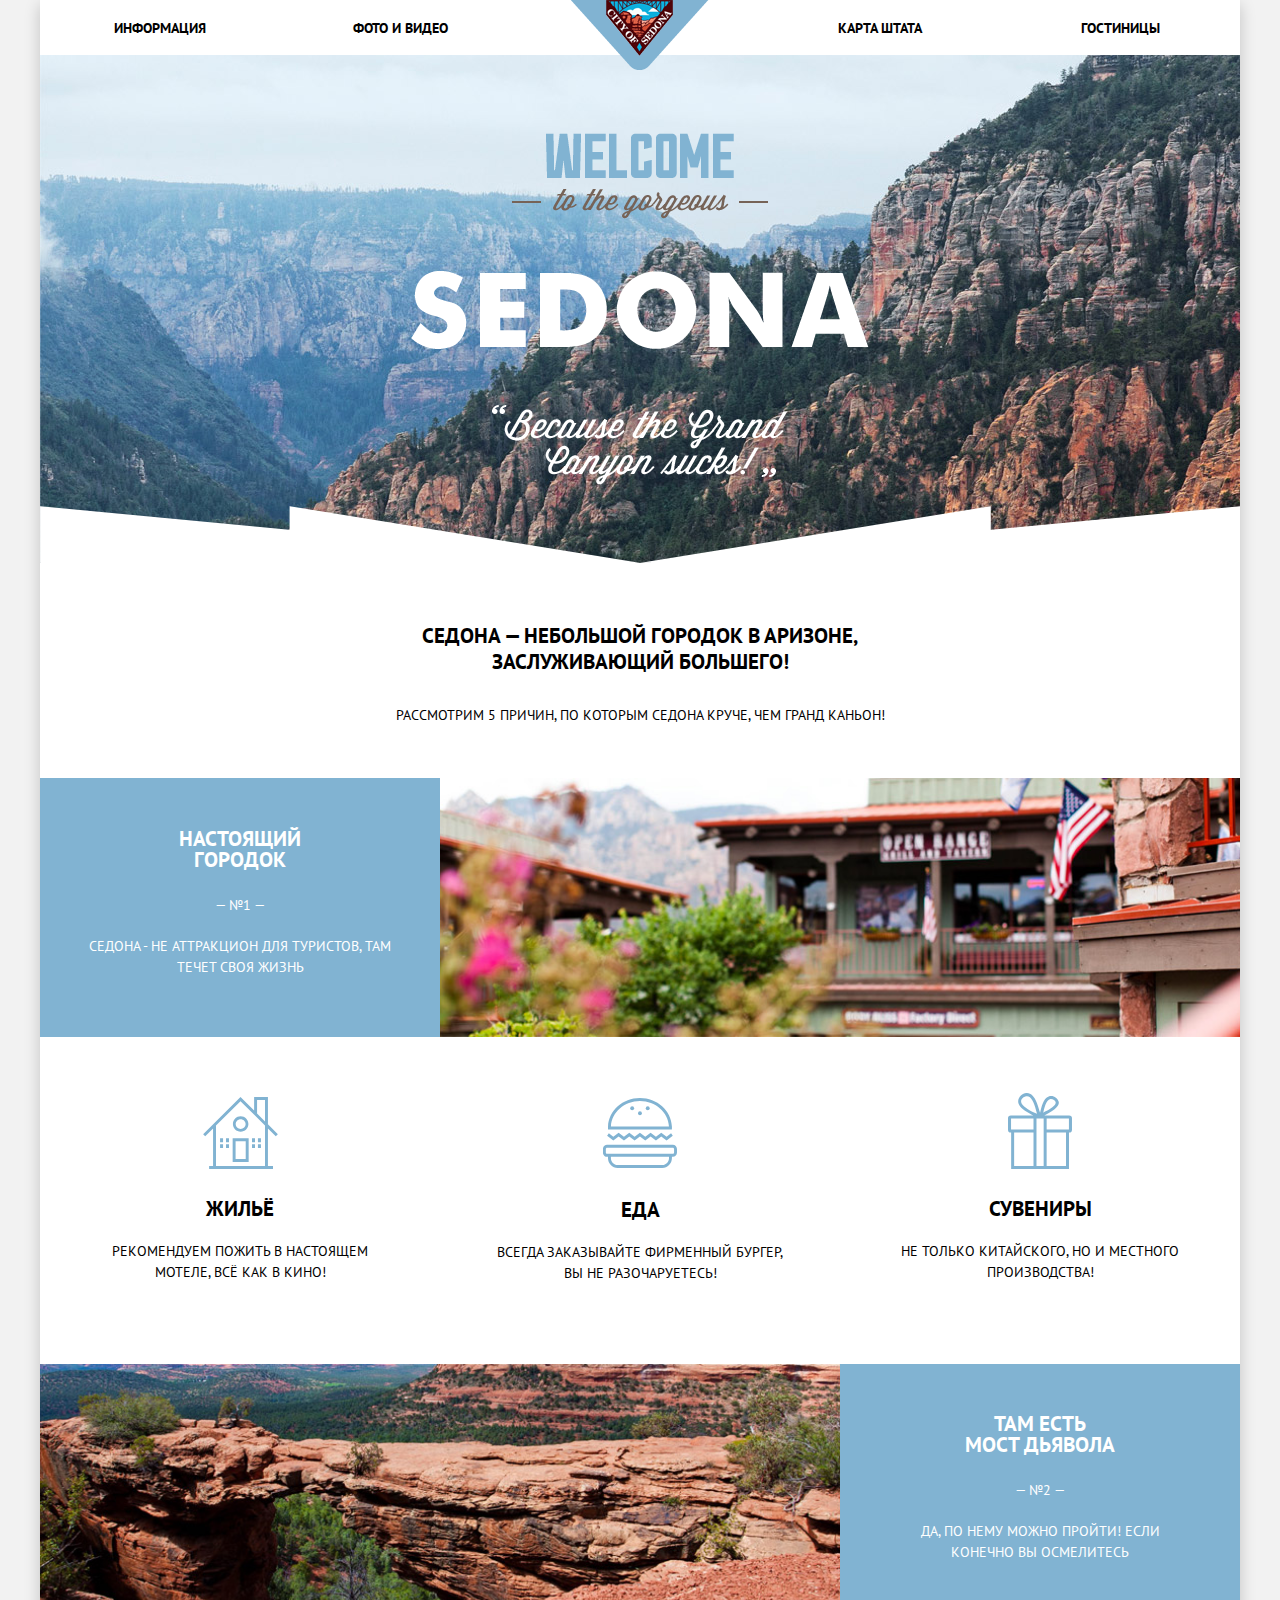
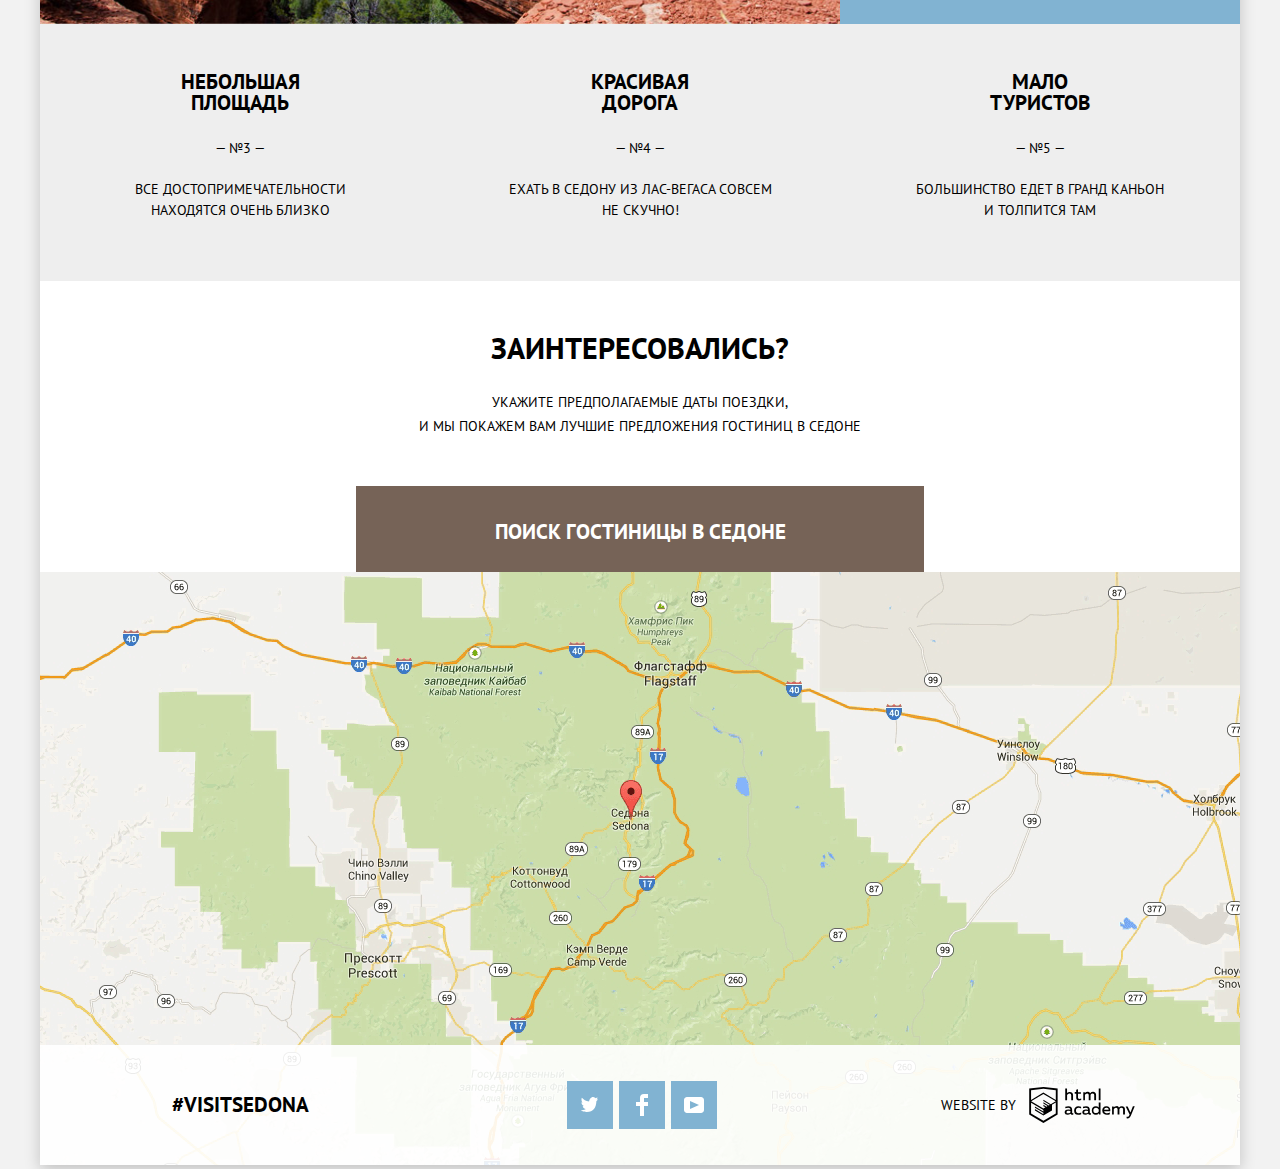
<file: index.html>
<!DOCTYPE html>
<html lang="ru">

<head>
  <meta charset="utf-8">
  <title>HTML Academy: Седона</title>
  <link href="https://fonts.googleapis.com/css?family=PT+Sans:400,700&amp;subset=cyrillic" rel="stylesheet">
  <link href="css/normalize.css" rel="stylesheet">
  <link href="css/style.min.css" rel="stylesheet">
</head>

<body>
  <div class="main-container">
    <header class="main-header">
      <a class="main-header-logo">
        <img src="img/logo.png" alt="Логотип Седона" width="138" height="70">
      </a>
      <nav class="main-navigation">
        <ul class="site-navigation">
          <li>
            <a href="#">Информация</a>
          </li>
          <li>
            <a href="#">Фото и видео</a>
          </li>
        </ul>
        <ul class="site-navigation">
          <li>
            <a href="#">Карта штата</a>
          </li>
          <li>
            <a href="hotels.html">Гостиницы</a>
          </li>
        </ul>
      </nav>
    </header>

    <main class="container">
      <div class="intro-photo">
        <h1 class="visually-hidden">Добро пожаловать в Седону</h1>
        <img src="img/sedona-logo.png" width="458" height="352" alt="Добро пожаловать в Седону">
      </div>
      <div class="tagline">
        <p class="tagline__main">Седона &mdash; небольшой городок в Аризоне, заслуживающий большего!</p>
        <p class="tagline__item">Рассмотрим 5 причин, по которым Седона круче, чем Гранд Каньон!</p>
      </div>
      <section class="feature">
        <h2 class="visually-hidden">Преимущества</h2>
        <div class="feature__wide">
          <div class="feature__container">
            <h3>Настоящий городок
            </h3>
            <p>&mdash; №1 &mdash;</p>
            <p>Седона - не аттракцион для туристов, там течет своя жизнь</p>
          </div>
          <div class="feature__photo">
            <img src="img/real-town.jpg" alt="Настоящий городок" width="800" height="259">
          </div>
        </div>
        <ul class="feature-list">
          <li class="feature-item__details">
            <h3>Жильё</h3>
            <p>Рекомендуем пожить в настоящем мотеле, всё как в кино!</p>
          </li>
          <li class="feature-item__details">
            <h3>Еда</h3>
            <p>Всегда заказывайте фирменный бургер, вы не разочаруетесь!</p>
          </li>
          <li class="feature-item__details">
            <h3>Сувениры</h3>
            <p>Не только китайского, но и местного производства!
            </p>
          </li>
        </ul>
        <div class="feature__wide">
          <div class="feature__photo">
            <img src="img/devil-bridge.jpg" alt="Мост дьявола" width="800" height="259">
          </div>
          <div class="feature__container">
            <h3>Там есть
              <br> мост Дьявола</h3>
            <p>&mdash; №2 &mdash;</p>
            <p>Да, по нему можно пройти! если конечно вы осмелитесь</p>
          </div>
        </div>
        <ul class="feature-list">
          <li class="feature-item">
            <h3>Небольшая площадь
            </h3>
            <p>&mdash; №3 &mdash;</p>
            <p>Все достопримечательности находятся очень близко</p>
          </li>
          <li class="feature-item">
            <h3>Красивая дорога
            </h3>
            <p>&mdash; №4 &mdash;</p>
            <p>Ехать в седону из Лас-Вегаса совсем не скучно!</p>
          </li>
          <li class="feature-item">
            <h3>Мало туристов
            </h3>
            <p>&mdash; №5 &mdash;</p>
            <p>Большинство едет в Гранд Каньон и толпится там</p>
          </li>
        </ul>
      </section>

      <section class="offers">
        <div class="picking">
          <h2>Заинтересовались?</h2>
          <p class="picking__text">Укажите предполагаемые даты поездки,
            <br> и мы покажем вам лучшие предложения гостиниц в седоне</p>
          <a href="order.html" class="picking__button-pop-up">Поиск гостиницы в Седоне</a>
          <form class="show pop-up" action="https://echo.htmlacademy.ru" method="POST">
            <div class="pop-up__inside">
              <div class="date">
                <label for="arrival-date">Дата заезда:</label>
                <input type="text" name="arrival-date-input" id="arrival-date" class="arrival-date__input" placeholder="24 апреля 2017">
                <button type="button" class="calendar__button">
                  <span class="visually-hidden">Выбор даты заезда</span>
                  <svg xmlns="http://www.w3.org/2000/svg" width="21" height="22" viewBox="0 0 21 22">
                    <path d="M19.251 2.025h-2.845V.648c0-.381-.294-.689-.656-.689-.363 0-.656.308-.656.689v1.377h-3.938V.648c0-.381-.294-.689-.655-.689-.363 0-.657.308-.657.689v1.377H5.906V.648c0-.381-.294-.689-.656-.689-.363 0-.657.308-.657.689v1.377H1.75C.784 2.025 0 2.847 0 3.862v16.302C0 21.179.784 22 1.75 22h17.501c.966 0 1.749-.821 1.749-1.836V3.862c0-1.015-.783-1.837-1.749-1.837zm.437 18.139a.448.448 0 0 1-.437.459H1.75a.45.45 0 0 1-.438-.459V3.862a.45.45 0 0 1 .438-.459h2.844v1.378c0 .381.294.689.657.689.362 0 .656-.308.656-.689V3.403h3.938v1.378c0 .381.294.689.657.689.361 0 .655-.308.655-.689V3.403h3.938v1.378c0 .381.293.689.656.689.362 0 .656-.308.656-.689V3.403h2.845c.241 0 .437.206.437.459v16.302z"
                    />
                    <path d="M4.594 8.225h2.625v2.066H4.594zM4.594 11.668h2.625v2.067H4.594zM4.594 15.112h2.625v2.066H4.594zM9.188 15.112h2.625v2.066H9.188zM9.188 11.668h2.625v2.067H9.188zM9.188 8.225h2.625v2.066H9.188zM13.781 15.112h2.625v2.066h-2.625zM13.781 11.668h2.625v2.067h-2.625zM13.781 8.225h2.625v2.066h-2.625z"
                    />
                  </svg>
                </button>
              </div>
              <div class="date">
                <label for="departure-date">Дата выезда:</label>
                <input type="text" name="departure-date-input" id="departure-date" class="arrival-date__input" placeholder="4 июля 2017">
                <button type="button" class="calendar__button">
                  <span class="visually-hidden">Выбор даты выезда</span>
                  <svg xmlns="http://www.w3.org/2000/svg" width="21" height="22" viewBox="0 0 21 22">
                    <path d="M19.251 2.025h-2.845V.648c0-.381-.294-.689-.656-.689-.363 0-.656.308-.656.689v1.377h-3.938V.648c0-.381-.294-.689-.655-.689-.363 0-.657.308-.657.689v1.377H5.906V.648c0-.381-.294-.689-.656-.689-.363 0-.657.308-.657.689v1.377H1.75C.784 2.025 0 2.847 0 3.862v16.302C0 21.179.784 22 1.75 22h17.501c.966 0 1.749-.821 1.749-1.836V3.862c0-1.015-.783-1.837-1.749-1.837zm.437 18.139a.448.448 0 0 1-.437.459H1.75a.45.45 0 0 1-.438-.459V3.862a.45.45 0 0 1 .438-.459h2.844v1.378c0 .381.294.689.657.689.362 0 .656-.308.656-.689V3.403h3.938v1.378c0 .381.294.689.657.689.361 0 .655-.308.655-.689V3.403h3.938v1.378c0 .381.293.689.656.689.362 0 .656-.308.656-.689V3.403h2.845c.241 0 .437.206.437.459v16.302z"
                    />
                    <path d="M4.594 8.225h2.625v2.066H4.594zM4.594 11.668h2.625v2.067H4.594zM4.594 15.112h2.625v2.066H4.594zM9.188 15.112h2.625v2.066H9.188zM9.188 11.668h2.625v2.067H9.188zM9.188 8.225h2.625v2.066H9.188zM13.781 15.112h2.625v2.066h-2.625zM13.781 11.668h2.625v2.067h-2.625zM13.781 8.225h2.625v2.066h-2.625z"
                    />
                  </svg>
                </button>
              </div>
              <div class="quantity-human">
                <div class="adults">
                  <label for="quantity-adults" class="quantity-adults__label">Взрослые:</label>
                  <div class="button">
                    <button type="button" class="button__minus">
                      <span class="visually-hidden">Уменьшить количество взрослых на 1</span>
                      <svg xmlns="http://www.w3.org/2000/svg" width="11" height="3" viewBox="0 0 11 3">
                        <path d="M0 0h9.917v1.917h-9.917z"></path>
                      </svg>
                    </button>
                    <input type="text" name="quantity-adults" id="quantity-adults" value="2">
                    <button type="button" class="button__plus">
                      <span class="visually-hidden">Увеличить количество взрослых на 1</span>
                      <svg xmlns="http://www.w3.org/2000/svg" width="11" height="11" viewBox="0 0 11 11">
                        <path d="M9.917 4h-4v-4h-1.917v4h-4v1.917h4v4h1.917v-4h4z"></path>
                      </svg>
                    </button>
                  </div>
                </div>
                <div class="kids">
                  <label for="quantity-kids" class="quantity-kids__label">Дети:</label>
                  <div class="button">
                    <button type="button" class="button__minus">
                      <span class="visually-hidden">Уменьшить количество детей на 1</span>
                      <svg xmlns="http://www.w3.org/2000/svg" width="11" height="3" viewBox="0 0 11 3">
                        <path d="M0 0h9.917v1.917h-9.917z"></path>
                      </svg>
                    </button>
                    <input type="text" name="quantity-kids" id="quantity-kids" value="0">
                    <button type="button" class="button__plus">
                      <span class="visually-hidden">Увеличить количество детей на 1</span>
                      <svg xmlns="http://www.w3.org/2000/svg" width="11" height="11" viewBox="0 0 11 11">
                        <path d="M9.917 4h-4v-4h-1.917v4h-4v1.917h4v4h1.917v-4h4z"></path>
                      </svg>
                    </button>
                  </div>
                </div>
              </div>
              <button type="submit" class="button__find">Найти</button>
            </div>
          </form>
        </div>
        <div class="map">
          <iframe src="https://www.google.com/maps/embed?pb=!1m18!1m12!1m3!1d858489.1215871413!2d-111.91293243678132!3d35.2560994689355!2m3!1f0!2f0!3f0!3m2!1i1024!2i768!4f13.1!3m3!1m2!1s0x872da132f942b00d%3A0x5548c523fa6c8efd!2z0KHQtdC00L7QvdCwLCDQkNGA0LjQt9C-0L3QsCA4NjMzNiwg0KHQqNCQ!5e0!3m2!1sru!2sru!4v1529850639118"
            width="1200" height="593" style="border:0" allowfullscreen></iframe>
          <span class="visually-hidden">Карта Седона</span>
        </div>
      </section>
    </main>

    <footer class="main-footer footer-index">
      <div class="main-footer-group">
        <div class="hashtag">
          <span class="visually-hidden">Наш Твиттер</span>
          <a class="footer-social__twitter" href="#">#Visitsedona</a>
        </div>
        <ul class="footer-social">
          <li>
            <a class="footer-social__button" href="#">
              <span class="visually-hidden">Мы в Twitter</span>
              <svg xmlns="http://www.w3.org/2000/svg" xmlns:xlink="http://www.w3.org/1999/xlink" width="17" height="15" viewBox="0 0 17 15">
                <path fill="#FFF" d="M10.95.144c1.685-.496 2.984.27 3.577 1.179.673-.231 1.331-.481 2.011-.708a2.345 2.345 0 0 1-.857 1.768c.685.17 1.304-.491 1.304-.491-.169 1-1.006 1.788-1.563 2.024-.231 6.75-3.175 11.217-10.077 11.082h-.446c-.41 0-4.164-.46-4.898-1.887 2.271.196 3.893-.422 4.693-1.177-.96-.3-2.679-.477-2.979-2.95.349.106.564.228 1.19.119C1.705 8.247.374 7.53.448 5.33c.285.328 1.067.536 1.34.472C1.085 5.561-.182 2.442.894.85c1.818 1.854 3.735 3.606 7.152 3.773C8.254 2.33 9.183.793 10.95.144z"
                />
              </svg>
            </a>
          </li>
          <li>
            <a class="footer-social__button" href="#">
              <span class="visually-hidden">Мы в Facebook</span>
              <svg xmlns="http://www.w3.org/2000/svg" width="12" height="22" viewBox="0 0 12 22">
                <path fill="#FFF" d="M12 4V0H8a4 4 0 0 0-4 4v4H0v4h4v10h4V12h4V8H8V4h4z" />
              </svg>
            </a>
          </li>
          <li>
            <a class="footer-social__button" href="#">
              <span class="visually-hidden">Мы на Youtube</span>
              <svg xmlns="http://www.w3.org/2000/svg" xmlns:xlink="http://www.w3.org/1999/xlink" width="20" height="16" viewBox="0 0 20 16">
                <path fill="#FFF" d="M17 0H3C1.35 0 0 1.35 0 3v10c0 1.65 1.35 3 3 3h14c1.65 0 3-1.35 3-3V3c0-1.65-1.35-3-3-3zM6.027 11.998V4.002L15.014 8l-8.987 3.998z"
                />
              </svg>
            </a>
          </li>
        </ul>
        <div class="footer-copyright">
          <p>website by &nbsp;</p>
          <a class="footer-copyright__academy" href="https://htmlacademy.ru/intensive/htmlcss">
            <svg id="Layer_1" data-name="Layer 1" xmlns="http://www.w3.org/2000/svg" width="108" height="36" viewBox="0 0 108.08 36.85">
              <title>logo-htmlacademy-small1</title>
              <path d="M44.61,26.88a2,2,0,0,0,.55-0.1v1.33a3.25,3.25,0,0,1-1.18.21,1.67,1.67,0,0,1-1.67-1,4.84,4.84,0,0,1-3.14,1.08c-1.51,0-2.91-.83-2.91-2.55,0-2.13,2-2.79,3.71-2.79a11.08,11.08,0,0,1,2.17.25v-0.3c0-1-.76-1.77-2.19-1.77a7.42,7.42,0,0,0-3,.64v-1.7a10.21,10.21,0,0,1,3.19-.55c2.36,0,3.81,1.12,3.81,3.65v3a0.54,0.54,0,0,0,.49.59h0.17Zm-6.44-1.13A1.35,1.35,0,0,0,39.63,27h0.11a3.39,3.39,0,0,0,2.41-1V24.58a9.72,9.72,0,0,0-1.81-.21c-1,0-2.16.33-2.16,1.38h0Zm12.36-6.11a5,5,0,0,1,2.57.64V22a4.08,4.08,0,0,0-2.3-.7,2.75,2.75,0,1,0,0,5.49,5,5,0,0,0,2.43-.64v1.71a6.27,6.27,0,0,1-2.76.57A4.21,4.21,0,0,1,46,24.51q0-.21,0-0.41a4.32,4.32,0,0,1,4.18-4.46h0.38Zm12.17,7.24a2,2,0,0,0,.55-0.1v1.33a3.25,3.25,0,0,1-1.18.21,1.67,1.67,0,0,1-1.67-1,4.84,4.84,0,0,1-3.14,1.08c-1.51,0-2.91-.83-2.91-2.55,0-2.13,2-2.79,3.71-2.79a11.08,11.08,0,0,1,2.17.25v-0.3c0-1-.76-1.77-2.19-1.77a7.42,7.42,0,0,0-3,.64v-1.7a10.21,10.21,0,0,1,3.19-.55c2.36,0,3.81,1.12,3.81,3.65v3a0.54,0.54,0,0,0,.49.59h0.17Zm-6.44-1.13A1.35,1.35,0,0,0,57.73,27h0.11a3.39,3.39,0,0,0,2.41-1V24.58a9.72,9.72,0,0,0-1.81-.21c-1.06,0-2.16.33-2.16,1.38h0ZM73,16V28.2H71.35V26.88a3.88,3.88,0,0,1-3.19,1.54,4.4,4.4,0,0,1,0-8.78,3.81,3.81,0,0,1,3,1.3V16H73Zm-4.53,5.22a2.76,2.76,0,1,0,0,5.52A2.86,2.86,0,0,0,71.15,25V23A2.91,2.91,0,0,0,68.49,21.27ZM79,19.64c3.31,0,4.46,2.68,3.92,5.09H76.7c0.21,1.5,1.67,2.11,3.19,2.11a6.11,6.11,0,0,0,2.64-.59v1.6a7.14,7.14,0,0,1-3,.57C77,28.42,74.78,27,74.78,24a4.18,4.18,0,0,1,4-4.39H79Zm0.09,1.54a2.28,2.28,0,0,0-2.44,2.1v0.06H81.3A2,2,0,0,0,79.13,21.18Zm5.73,7V19.87h1.65v1a3.81,3.81,0,0,1,2.78-1.27A2.86,2.86,0,0,1,91.89,21a4.12,4.12,0,0,1,2.91-1.33A3.06,3.06,0,0,1,98,23V28.2h-1.9V23.05a1.59,1.59,0,0,0-1.42-1.75H94.42a2.8,2.8,0,0,0-2.07,1.12V28.2h-1.9V23.05A1.59,1.59,0,0,0,89,21.31H88.8a3,3,0,0,0-2.21,1.29v5.63H84.86Zm21.31-8.33h1.9l-3.91,9.46c-0.9,2.17-2.09,2.86-3.35,2.86a4.76,4.76,0,0,1-1.1-.14V30.46a2.86,2.86,0,0,0,.85.12c0.9,0,1.58-.64,2.07-1.9l0.17-.42-4-8.4h2l2.86,6.29ZM38.73,1.46V6.22a3.81,3.81,0,0,1,2.7-1.14,3.25,3.25,0,0,1,3.44,3.4v5.15H43V8.72a1.81,1.81,0,0,0-1.61-2h-0.3a2.93,2.93,0,0,0-2.32,1.39v5.52h-1.9V1.46h1.9ZM49.94,2.31v3h3V6.91h-3v3.81c0,1.1.5,1.46,1.58,1.46a4.49,4.49,0,0,0,1.69-.33v1.6A6.8,6.8,0,0,1,51,13.8a2.55,2.55,0,0,1-2.86-2.74V6.89H46.58V5.26h1.5V2.74Zm5.4,11.31V5.28H57v1A3.81,3.81,0,0,1,59.77,5a2.86,2.86,0,0,1,2.6,1.33A4.12,4.12,0,0,1,65.28,5,3.06,3.06,0,0,1,68.44,8.4v5.21h-1.9V8.46a1.59,1.59,0,0,0-1.42-1.75H64.89a2.8,2.8,0,0,0-2.07,1.12v5.78h-1.9V8.46A1.59,1.59,0,0,0,59.5,6.71H59.27A3,3,0,0,0,57.06,8v5.63H55.34ZM71.17,1.45H73V13.6H71.17V1.45ZM14.71,0H14.55L0,1.54V28.21l14.55,8.66,14.55-8.66V1.54Zm12.5,27.1L14.55,34.64,1.9,27.12V16.18l12.59,7.5V25L5.86,19.9v1.31l8.68,5.21v1.39L5.87,22.65V24l8.68,5.21,8.75-5.24V18.31L27.2,16V27.12Zm0-12.53-3.48,2-1.6,1L14.51,13v1.31L21,18.23H21l-0.14.09-1,.54-5.37-3.2V17l4.24,2.52-1,.67-3.2-1.9v1.31l2.1,1.24L14.5,22.1,2,14.65,14.51,7.11Zm0-1.32L14.49,5.76,1.91,13.25v-10L14.56,1.92,27.21,3.25v10h0Z"
                transform="translate(0 -0.02)" />
            </svg>
          </a>
        </div>
      </div>
    </footer>
  </div>
  <script src="js/script.min.js"></script>
</body>

</html>
</file>
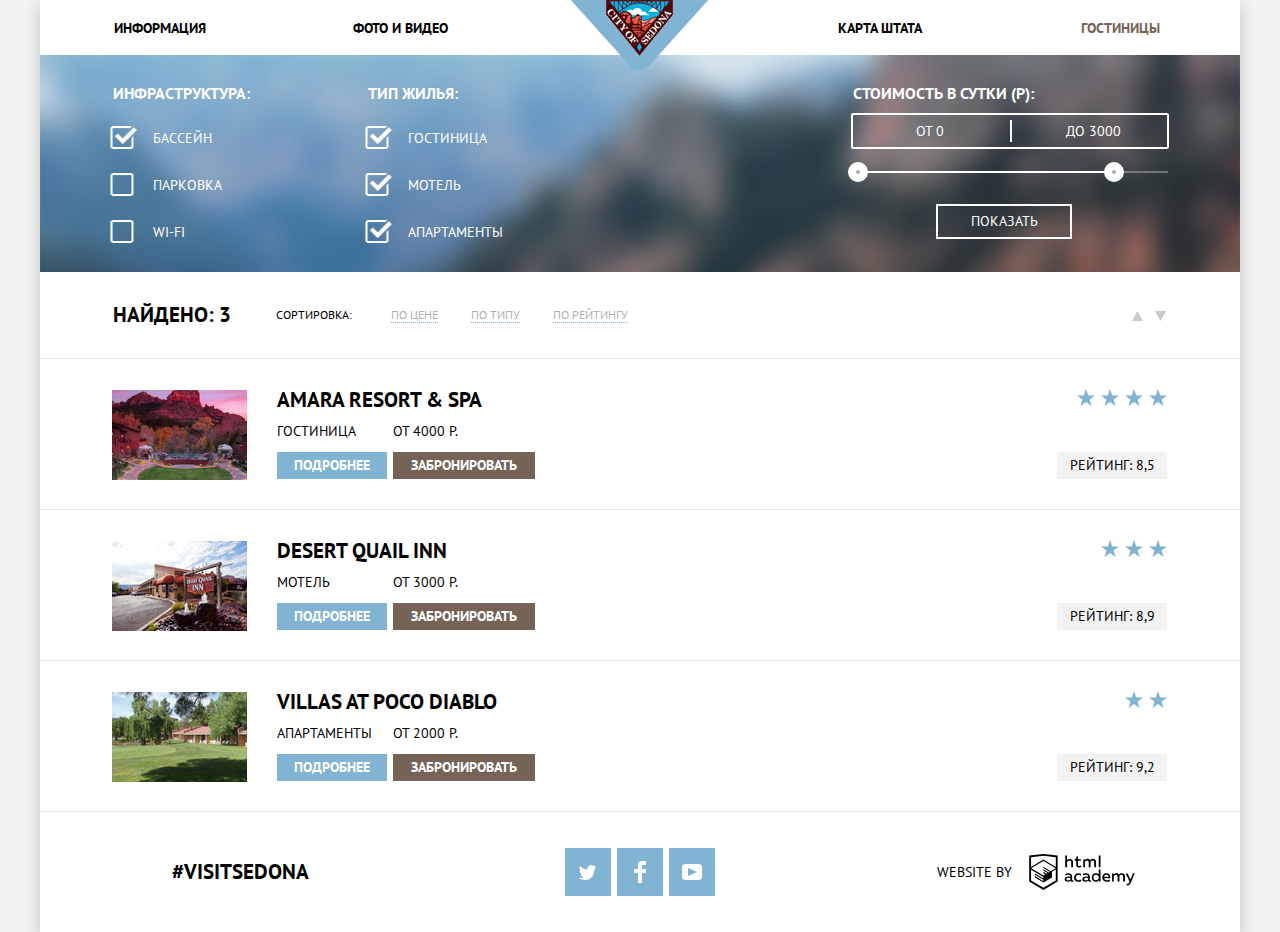
<file: hotels.html>
<!DOCTYPE html>
<html lang="ru">

<head>
  <meta charset="utf-8">
  <title>HTML Academy: Седона</title>
  <link href="https://fonts.googleapis.com/css?family=PT+Sans:400,700&amp;subset=cyrillic" rel="stylesheet">
  <link href="css/normalize.css" rel="stylesheet">
  <link href="css/style.min.css" rel="stylesheet">
</head>

<body>
  <div class="main-container">
    <header class="main-header">
      <a class="main-header-logo" href="index.html">
        <img src="img/logo.png" alt="Логотип Седона" width="138" height="70">
      </a>
      <nav class="main-navigation">
        <ul class="site-navigation">
          <li>
            <a href="#">Информация</a>
          </li>
          <li>
            <a href="#">Фото и видео</a>
          </li>
        </ul>
        <ul class="site-navigation">
          <li>
            <a href="#">Карта штата</a>
          </li>
          <li>
            <a href="hotels.html" class="active">Гостиницы</a>
          </li>
        </ul>
      </nav>
    </header>

    <main class="hotel">
      <h1 class="visually-hidden">Подбор гостиницы</h1>
      <section class="hotel-choose">
        <h2 class="visually-hidden">Фильтр</h2>
        <form class="hotel-conditions" action="https://echo.htmlacademy.ru" method="POST">
          <fieldset>
            <legend>Инфраструктура: </legend>
            <ul class="hotel-conditions__list">
              <li class="hotel-conditions__item">
                <input type="checkbox" name="pool" id="pool-id" class="hotel-conditions__checkbox" checked>
                <label class="hotel-conditions__label" for="pool-id">Бассейн</label>
              </li>
              <li class="hotel-conditions__item">
                <input type="checkbox" name="parking" id="parking-id" class="hotel-conditions__checkbox">
                <label class="hotel-conditions__label" for="parking-id">Парковка</label>
              </li>
              <li class="hotel-conditions__item">
                <input type="checkbox" name="wifi" id="wifi-id" class="hotel-conditions__checkbox">
                <label class="hotel-conditions__label" for="wifi-id">Wi-fi</label>
              </li>
            </ul>
          </fieldset>
          <fieldset>
            <legend>Тип жилья: </legend>
            <ul class="hotel-conditions__list">
              <li class="hotel-conditions__item">
                <input type="checkbox" name="hotel" id="hotel-id" class="hotel-conditions__checkbox" checked>
                <label class="hotel-conditions__label" for="hotel-id">Гостиница</label>
              </li>
              <li class="hotel-conditions__item">
                <input type="checkbox" name="motel" id="motel-id" class="hotel-conditions__checkbox" checked>
                <label class="hotel-conditions__label" for="motel-id">Мотель</label>
              </li>
              <li class="hotel-conditions__item">
                <input type="checkbox" name="apartment" id="apartment-id" class="hotel-conditions__checkbox" checked>
                <label class="hotel-conditions__label" for="apartment-id">Апартаменты</label>
              </li>
            </ul>
          </fieldset>
          <fieldset>
            <legend>Стоимость в сутки (р):</legend>
            <div class="value">
              <div class="hotel-conditions__cost">
                <label class="min-price">ОТ
                  <input type="text" value="0" class="hotel-conditions__cost-input" name="min-cost">
                </label>
                <label class="max-price">ДО
                  <input type="text" value="3000" class="hotel-conditions__cost-input" name="max-cost">
                </label>
              </div>
              <div class="input__range">
                <div class="scale">
                  <div class="bar"></div>
                </div>
                <div class="range__toggle range__toggle-min"></div>
                <div class="range__toggle range__toggle-max"></div>
              </div>
              <button type="submit">ПОКАЗАТЬ</button>
            </div>
          </fieldset>
        </form>
      </section>
      <section class="hotel-selection">
        <h2 class="visually-hidden">Список гостиниц</h2>
        <div class="hotel-selection__option">
          <div class="hotel-selection__found">
            <p>Найдено: 3</p>
          </div>
          <div class="hotel-selection__sorting">
            <p>Сортировка: </p>
            <ul class="hotel-selection__sorting-order">
              <li>
                <a href="#">По цене</a>
              </li>
              <li>
                <a href="#">По типу</a>
              </li>
              <li>
                <a href="#">По рейтингу</a>
              </li>
            </ul>
          </div>
          <div class="hotel-selection__direction">
            <ul class="hotel-selection__order">
              <li>
                <span class="visually-hidden">по возрастанию</span>
                <a href="#">
                  <svg xmlns="http://www.w3.org/2000/svg" width="11" height="10" viewBox="0 0 11 10">
                    <path d="M5.5 0L0 10h11z" />
                  </svg>
                </a>
              </li>
              <li>
                <span class="visually-hidden">по убыванию</span>
                <a href="#">
                  <svg xmlns="http://www.w3.org/2000/svg" width="11" height="10" viewBox="0 0 11 10">
                    <path d="M5.5 10L0 0h11" />
                  </svg>
                </a>
              </li>
            </ul>
          </div>
        </div>
        <ul class="hotel-list">
          <li class="hotel-item">
            <img src="img/amara.jpg" alt="Amara resort & spa" width="135" height="90">
            <div class="hotel-item__description">
              <div>
                <h3>
                  <a href="#">Amara resort & spa</a>
                </h3>
                <div class="hotel-item__stars">
                  <span>
                    <img src="img/star.png" alt="звезда" width="18" height="17">
                  </span>
                  <span>
                    <img src="img/star.png" alt="звезда" width="18" height="17">
                  </span>
                  <span>
                    <img src="img/star.png" alt="звезда" width="18" height="17">
                  </span>
                  <span>
                    <img src="img/star.png" alt="звезда" width="18" height="17">
                  </span>
                </div>
              </div>
              <div class="hotel-item__value">
                <p>Гостиница</p>
                <p>от 4000 Р.</p>
              </div>
              <div>
                <div class="hotel-item__button-container">
                  <button type="button" class="hotel-item__more">Подробнее</button>
                  <button type="button" class="hotel-item__booking">Забронировать</button>
                </div>
                <div class="hotel-item__rating">
                  <p>Рейтинг: 8,5</p>
                </div>
              </div>
            </div>
          </li>
          <li class="hotel-item">
            <img src="img/desert.jpg" alt="Desert quail inn" width="135" height="90">
            <div class="hotel-item__description">
              <div>
                <h3>
                  <a href="#">Desert quail inn</a>
                </h3>
                <div class="hotel-item__stars">
                  <span>
                    <img src="img/star.png" alt="звезда" width="18" height="17">
                  </span>
                  <span>
                    <img src="img/star.png" alt="звезда" width="18" height="17">
                  </span>
                  <span>
                    <img src="img/star.png" alt="звезда" width="18" height="17">
                  </span>
                </div>
              </div>
              <div class="hotel-item__value">
                <p>Мотель</p>
                <p>от 3000 Р.</p>
              </div>
              <div>
                <div class="hotel-item__button-container">
                  <button type="button" class="hotel-item__more">Подробнее</button>
                  <button type="button" class="hotel-item__booking">Забронировать</button>
                </div>
                <div class="hotel-item__rating">
                  <p>Рейтинг: 8,9</p>
                </div>
              </div>
            </div>
          </li>
          <li class="hotel-item">
            <img src="img/villas.jpg" alt="Villas at poco diablo" width="135" height="90">
            <div class="hotel-item__description">
              <div>
                <h3>
                  <a href="#">Villas at poco diablo</a>
                </h3>
                <div class="hotel-item__stars">
                  <span>
                    <img src="img/star.png" alt="звезда" width="18" height="17">
                  </span>
                  <span>
                    <img src="img/star.png" alt="звезда" width="18" height="17">
                  </span>
                </div>
              </div>
              <div class="hotel-item__value">
                <p>Апартаменты</p>
                <p>от 2000 Р.</p>
              </div>
              <div>
                <div class="hotel-item__button-container">
                  <button type="button" class="hotel-item__more">Подробнее</button>
                  <button type="button" class="hotel-item__booking">Забронировать</button>
                </div>
                <div class="hotel-item__rating">
                  <p>Рейтинг: 9,2</p>
                </div>
              </div>
            </div>
          </li>
        </ul>
      </section>
    </main>

    <footer class="main-footer footer-hotels">
      <div class="main-footer-group">
        <div>
          <span class="visually-hidden">Наш Твиттер</span>
          <a class="footer-social__twitter" href="#">#Visitsedona</a>
        </div>
        <ul class="footer-social">
          <li>
            <a class="footer-social__button" href="#">
              <span class="visually-hidden">Мы в Twitter</span>
              <svg xmlns="http://www.w3.org/2000/svg" xmlns:xlink="http://www.w3.org/1999/xlink" width="17" height="15" viewBox="0 0 17 15">
                <path fill="#FFF" d="M10.95.144c1.685-.496 2.984.27 3.577 1.179.673-.231 1.331-.481 2.011-.708a2.345 2.345 0 0 1-.857 1.768c.685.17 1.304-.491 1.304-.491-.169 1-1.006 1.788-1.563 2.024-.231 6.75-3.175 11.217-10.077 11.082h-.446c-.41 0-4.164-.46-4.898-1.887 2.271.196 3.893-.422 4.693-1.177-.96-.3-2.679-.477-2.979-2.95.349.106.564.228 1.19.119C1.705 8.247.374 7.53.448 5.33c.285.328 1.067.536 1.34.472C1.085 5.561-.182 2.442.894.85c1.818 1.854 3.735 3.606 7.152 3.773C8.254 2.33 9.183.793 10.95.144z"
                />
              </svg>
            </a>
          </li>
          <li>
            <a class="footer-social__button" href="#">
              <span class="visually-hidden">Мы в Facebook</span>
              <svg xmlns="http://www.w3.org/2000/svg" width="12" height="22" viewBox="0 0 12 22">
                <path fill="#FFF" d="M12 4V0H8a4 4 0 0 0-4 4v4H0v4h4v10h4V12h4V8H8V4h4z" />
              </svg>
            </a>
          </li>
          <li>
            <a class="footer-social__button" href="#">
              <span class="visually-hidden">Мы на Youtube</span>
              <svg xmlns="http://www.w3.org/2000/svg" xmlns:xlink="http://www.w3.org/1999/xlink" width="20" height="16" viewBox="0 0 20 16">
                <path fill="#FFF" d="M17 0H3C1.35 0 0 1.35 0 3v10c0 1.65 1.35 3 3 3h14c1.65 0 3-1.35 3-3V3c0-1.65-1.35-3-3-3zM6.027 11.998V4.002L15.014 8l-8.987 3.998z"
                />
              </svg>
            </a>
          </li>
        </ul>
        <div class="footer-copyright">
          <p>website by &nbsp;&nbsp; </p>
          <a class="footer-copyright__academy" href="https://htmlacademy.ru/intensive/htmlcss">
            <svg id="Layer_1" data-name="Layer 1" xmlns="http://www.w3.org/2000/svg" width="108" height="36" viewBox="0 0 108.08 36.85">
              <title>logo-htmlacademy-small1</title>
              <path d="M44.61,26.88a2,2,0,0,0,.55-0.1v1.33a3.25,3.25,0,0,1-1.18.21,1.67,1.67,0,0,1-1.67-1,4.84,4.84,0,0,1-3.14,1.08c-1.51,0-2.91-.83-2.91-2.55,0-2.13,2-2.79,3.71-2.79a11.08,11.08,0,0,1,2.17.25v-0.3c0-1-.76-1.77-2.19-1.77a7.42,7.42,0,0,0-3,.64v-1.7a10.21,10.21,0,0,1,3.19-.55c2.36,0,3.81,1.12,3.81,3.65v3a0.54,0.54,0,0,0,.49.59h0.17Zm-6.44-1.13A1.35,1.35,0,0,0,39.63,27h0.11a3.39,3.39,0,0,0,2.41-1V24.58a9.72,9.72,0,0,0-1.81-.21c-1,0-2.16.33-2.16,1.38h0Zm12.36-6.11a5,5,0,0,1,2.57.64V22a4.08,4.08,0,0,0-2.3-.7,2.75,2.75,0,1,0,0,5.49,5,5,0,0,0,2.43-.64v1.71a6.27,6.27,0,0,1-2.76.57A4.21,4.21,0,0,1,46,24.51q0-.21,0-0.41a4.32,4.32,0,0,1,4.18-4.46h0.38Zm12.17,7.24a2,2,0,0,0,.55-0.1v1.33a3.25,3.25,0,0,1-1.18.21,1.67,1.67,0,0,1-1.67-1,4.84,4.84,0,0,1-3.14,1.08c-1.51,0-2.91-.83-2.91-2.55,0-2.13,2-2.79,3.71-2.79a11.08,11.08,0,0,1,2.17.25v-0.3c0-1-.76-1.77-2.19-1.77a7.42,7.42,0,0,0-3,.64v-1.7a10.21,10.21,0,0,1,3.19-.55c2.36,0,3.81,1.12,3.81,3.65v3a0.54,0.54,0,0,0,.49.59h0.17Zm-6.44-1.13A1.35,1.35,0,0,0,57.73,27h0.11a3.39,3.39,0,0,0,2.41-1V24.58a9.72,9.72,0,0,0-1.81-.21c-1.06,0-2.16.33-2.16,1.38h0ZM73,16V28.2H71.35V26.88a3.88,3.88,0,0,1-3.19,1.54,4.4,4.4,0,0,1,0-8.78,3.81,3.81,0,0,1,3,1.3V16H73Zm-4.53,5.22a2.76,2.76,0,1,0,0,5.52A2.86,2.86,0,0,0,71.15,25V23A2.91,2.91,0,0,0,68.49,21.27ZM79,19.64c3.31,0,4.46,2.68,3.92,5.09H76.7c0.21,1.5,1.67,2.11,3.19,2.11a6.11,6.11,0,0,0,2.64-.59v1.6a7.14,7.14,0,0,1-3,.57C77,28.42,74.78,27,74.78,24a4.18,4.18,0,0,1,4-4.39H79Zm0.09,1.54a2.28,2.28,0,0,0-2.44,2.1v0.06H81.3A2,2,0,0,0,79.13,21.18Zm5.73,7V19.87h1.65v1a3.81,3.81,0,0,1,2.78-1.27A2.86,2.86,0,0,1,91.89,21a4.12,4.12,0,0,1,2.91-1.33A3.06,3.06,0,0,1,98,23V28.2h-1.9V23.05a1.59,1.59,0,0,0-1.42-1.75H94.42a2.8,2.8,0,0,0-2.07,1.12V28.2h-1.9V23.05A1.59,1.59,0,0,0,89,21.31H88.8a3,3,0,0,0-2.21,1.29v5.63H84.86Zm21.31-8.33h1.9l-3.91,9.46c-0.9,2.17-2.09,2.86-3.35,2.86a4.76,4.76,0,0,1-1.1-.14V30.46a2.86,2.86,0,0,0,.85.12c0.9,0,1.58-.64,2.07-1.9l0.17-.42-4-8.4h2l2.86,6.29ZM38.73,1.46V6.22a3.81,3.81,0,0,1,2.7-1.14,3.25,3.25,0,0,1,3.44,3.4v5.15H43V8.72a1.81,1.81,0,0,0-1.61-2h-0.3a2.93,2.93,0,0,0-2.32,1.39v5.52h-1.9V1.46h1.9ZM49.94,2.31v3h3V6.91h-3v3.81c0,1.1.5,1.46,1.58,1.46a4.49,4.49,0,0,0,1.69-.33v1.6A6.8,6.8,0,0,1,51,13.8a2.55,2.55,0,0,1-2.86-2.74V6.89H46.58V5.26h1.5V2.74Zm5.4,11.31V5.28H57v1A3.81,3.81,0,0,1,59.77,5a2.86,2.86,0,0,1,2.6,1.33A4.12,4.12,0,0,1,65.28,5,3.06,3.06,0,0,1,68.44,8.4v5.21h-1.9V8.46a1.59,1.59,0,0,0-1.42-1.75H64.89a2.8,2.8,0,0,0-2.07,1.12v5.78h-1.9V8.46A1.59,1.59,0,0,0,59.5,6.71H59.27A3,3,0,0,0,57.06,8v5.63H55.34ZM71.17,1.45H73V13.6H71.17V1.45ZM14.71,0H14.55L0,1.54V28.21l14.55,8.66,14.55-8.66V1.54Zm12.5,27.1L14.55,34.64,1.9,27.12V16.18l12.59,7.5V25L5.86,19.9v1.31l8.68,5.21v1.39L5.87,22.65V24l8.68,5.21,8.75-5.24V18.31L27.2,16V27.12Zm0-12.53-3.48,2-1.6,1L14.51,13v1.31L21,18.23H21l-0.14.09-1,.54-5.37-3.2V17l4.24,2.52-1,.67-3.2-1.9v1.31l2.1,1.24L14.5,22.1,2,14.65,14.51,7.11Zm0-1.32L14.49,5.76,1.91,13.25v-10L14.56,1.92,27.21,3.25v10h0Z"
                transform="translate(0 -0.02)" />
            </svg>
          </a>
        </div>
      </div>
    </footer>
  </div>
</body>

</html>
</file>
<file: css/style.min.css>
@-webkit-keyframes bounce{0%{opacity:0}10%{opacity:.1}20%{opacity:.2}30%{opacity:0,3}40%{opacity:.4}50%{opacity:.5}60%{opacity:.6}70%{opacity:0,7}80%{opacity:.8}90%{opacity:.9}to{opacity:1}}@keyframes bounce{0%{opacity:0}10%{opacity:.1}20%{opacity:.2}30%{opacity:0,3}40%{opacity:.4}50%{opacity:.5}60%{opacity:.6}70%{opacity:0,7}80%{opacity:.8}90%{opacity:.9}to{opacity:1}}@-webkit-keyframes shake{0%,to{-webkit-transform:translate(-50%,100%);transform:translate(-50%,100%)}10%,30%,50%,70%,90%{-webkit-transform:translate(-55%,100%);transform:translate(-55%,100%)}20%,40%,60%,80%{-webkit-transform:translate(-45%,100%);transform:translate(-45%,100%)}}@keyframes shake{0%,to{-webkit-transform:translate(-50%,100%);transform:translate(-50%,100%)}10%,30%,50%,70%,90%{-webkit-transform:translate(-55%,100%);transform:translate(-55%,100%)}20%,40%,60%,80%{-webkit-transform:translate(-45%,100%);transform:translate(-45%,100%)}}.main-container{width:1200px;margin:auto;-webkit-box-shadow:0 5px 15px 0 rgba(0,0,1,.2);box-shadow:0 5px 15px 0 rgba(0,0,1,.2);position:relative;background-color:#fff}body{font-family:"PT Sans",Arial,sans-serif;text-transform:uppercase;background-color:#f2f2f2}a{font-family:inherit;text-decoration:none;color:inherit}.main-header-logo{padding:0;margin:0;position:absolute;left:50%;-webkit-transform:translateX(-50%);-ms-transform:translateX(-50%);transform:translateX(-50%);z-index:1}.main-navigation{-webkit-box-align:stretch;-ms-flex-align:stretch;align-items:stretch;-webkit-box-pack:justify;-ms-flex-pack:justify;justify-content:space-between}.intro-photo,.main-navigation,.site-navigation,.site-navigation a{display:-webkit-box;display:-ms-flexbox;display:flex}.site-navigation{width:480px;margin:0;padding:0;list-style:none;font-size:14px;font-weight:700;line-height:26px;-ms-flex-wrap:wrap;flex-wrap:wrap;-webkit-box-pack:start;-ms-flex-pack:start;justify-content:flex-start}.site-navigation li{width:240px;-webkit-box-align:stretch;-ms-flex-align:stretch;align-items:stretch}.intro-photo,.site-navigation a{-webkit-box-pack:center;-ms-flex-pack:center;justify-content:center}.site-navigation a{padding-top:14.5px;padding-bottom:14.5px}.site-navigation .active{color:#766357}.site-navigation a:hover{color:#81b3d2}.site-navigation a:active{color:#b2b2b2}.intro-photo{min-height:508px;position:relative;background-color:#a1abb2;background-image:url("../img/background photo.jpg");background-size:cover;-webkit-box-align:center;-ms-flex-align:center;align-items:center;background-position:0 -56px}.intro-photo::after{content:"";position:absolute;left:0;bottom:0;width:100%;height:57px;background:url(../img/background-photo_mask.png) no-repeat center bottom;background-size:100% auto;z-index:1}.tagline,.tagline__item,.tagline__main{-ms-flex-item-align:center;align-self:center}.tagline{display:-webkit-box;display:-ms-flexbox;display:flex;-webkit-box-orient:vertical;-webkit-box-direction:normal;-ms-flex-direction:column;flex-direction:column;width:1200px;text-align:center;text-transform:uppercase;margin-top:60px;margin-bottom:50px}.tagline__item,.tagline__main{line-height:26px;margin:auto;max-width:600px;-ms-grid-row-align:center}.tagline__main{font-weight:700;padding:0;font-size:21px}.tagline__item{font-size:14px;padding:27px 0 0}.feature__wide:first-of-type{display:-webkit-box;display:-ms-flexbox;display:flex;-webkit-box-pack:start;-ms-flex-pack:start;justify-content:flex-start}.feature__photo img{height:100%;-o-object-fit:cover;object-fit:cover}.feature__container{display:-webkit-box;display:-ms-flexbox;display:flex;width:400px;background-color:#81b3d2;padding-bottom:32px;padding-top:50px;text-transform:uppercase;-webkit-box-orient:vertical;-webkit-box-direction:normal;-ms-flex-direction:column;flex-direction:column;text-align:center;line-height:21px;color:#fff}.feature__container:last-child{padding-top:45px}.feature__container h3{padding:0;font-size:21px;font-weight:700;margin:0 0 25px}.feature__container:first-child h3{-ms-flex-item-align:center;-ms-grid-row-align:center;align-self:center;max-width:150px}.feature__container p{-ms-flex-item-align:center;-ms-grid-row-align:center;align-self:center;max-width:302px;padding:0;font-size:14px;margin:0 0 20px}.feature__container p:nth-last-child(1){margin-bottom:0}.feature__wide:last-of-type{display:-webkit-box;display:-ms-flexbox;display:flex;-webkit-box-pack:end;-ms-flex-pack:end;justify-content:flex-end}.feature__wide:last-of-type h3{padding-top:4px}.feature-list{margin:0;display:-webkit-box;display:-ms-flexbox;display:flex;list-style:none;text-align:center;padding:0 0 60px}.feature-list:last-of-type{margin:0;display:-webkit-box;display:-ms-flexbox;display:flex;-webkit-box-align:center;-ms-flex-align:center;align-items:center;width:1200px;background-color:#eee;line-height:21px;padding:47px 0 60px;-webkit-box-sizing:border-box;box-sizing:border-box}.feature-item{-ms-flex-item-align:stretch;-ms-grid-row-align:stretch;align-self:stretch;width:400px;text-align:center}.feature-item h3{font-size:21px;padding:0 0 5px;max-width:150px;margin:auto;font-weight:700}.feature-item p{padding:20px 0 0;font-size:14px;margin:auto;max-width:270px}.feature-item:last-child p{max-width:250px}.feature-list:first-of-type{display:-webkit-box;display:-ms-flexbox;display:flex;width:1200px;-webkit-box-sizing:border-box;box-sizing:border-box}.feature-item__details{width:400px;padding-bottom:20px;line-height:21px}.feature-item__details h3{font-size:21px;margin-bottom:22px}.feature-item__details:nth-of-type(1) h3::before{content:url(../img/lodging.svg);display:block;margin:60px auto 29px;width:75px;height:72px}.feature-item__details:nth-of-type(2) h3::before{content:url(../img/food.svg);display:block;margin:61px auto 29px;width:74px;height:72px}.feature-item__details:nth-of-type(3) h3::before{content:url(../img/souvenirs.svg);display:block;margin:56px auto 29px;width:64px;height:76px}.feature-item__details p{font-size:14px;line-height:21px;max-width:305px;margin:auto}.offers{height:884px}.picking{margin:0;display:-webkit-box;display:-ms-flexbox;display:flex;-webkit-box-orient:vertical;-webkit-box-direction:normal;-ms-flex-direction:column;flex-direction:column;padding:50px 0 0;text-align:center;position:relative}.picking h2{margin:0;font-weight:700;font-size:30px;padding:0 0 25px}.picking p{margin:0;padding:0;line-height:24px;font-size:14px}.picking__button-pop-up{-webkit-box-sizing:border-box;box-sizing:border-box;margin:48px auto 0;min-width:568px;min-height:86px;padding:34px 20px 0;background-color:#766357;color:#fff;font-weight:700;font-size:21px;border:0;cursor:pointer;text-transform:uppercase}.pop-up{position:absolute;-webkit-box-shadow:0 5px 15px 0 rgba(0,0,0,.2);box-shadow:0 5px 15px 0 rgba(0,0,0,.2);bottom:0;left:50%;-webkit-transform:translate(-50%,100%);-ms-transform:translate(-50%,100%);transform:translate(-50%,100%);z-index:1;display:none;-ms-flex-pack:distribute;justify-content:space-around;-webkit-box-align:center;-ms-flex-align:center;align-items:center;width:568px;font-size:14px;font-weight:700;line-height:26px;padding:55px 0;margin:0 auto;background-color:#fff}.picking__button-pop-up:focus,.picking__button-pop-up:hover{background-color:#604e43}.picking__button-pop-up:active{background-color:#503e33;color:#857871}.map{width:1200px;height:593px;background-image:url(../img/map.png);background-color:#f2f2f2}.date,.pop-up__inside{display:-webkit-box;display:-ms-flexbox;display:flex}.pop-up__inside{padding:0;margin:0;-webkit-box-orient:vertical;-webkit-box-direction:normal;-ms-flex-direction:column;flex-direction:column;width:458px;height:285px;-webkit-box-pack:start;-ms-flex-pack:start;justify-content:flex-start}.date{-webkit-box-pack:justify;-ms-flex-pack:justify;justify-content:space-between;-webkit-box-align:center;-ms-flex-align:center;align-items:center;position:relative;padding-bottom:29px}.date input{margin:0;width:333px;height:38px;background-color:#f2f2f2;border:0;padding:0 0 0 13px;text-transform:uppercase}.calendar__button{padding:0;margin:0;display:block;border:0;position:absolute;width:39px;height:38px;top:0;right:0;fill:#cacaca;background-color:transparent;cursor:pointer}.button__minus:hover svg,.button__plus:hover svg,.calendar__button:hover,.hotel-selection__order li a:hover{fill:#000}.button__minus:active svg,.button__plus:active svg,.calendar__button:active{fill:#81b3d2}.arrival-date__input:hover{background-color:#ebebeb}.arrival-date__input:focus{background-color:#fff}.adults,.quantity-human{display:-webkit-box;display:-ms-flexbox;display:flex;-webkit-box-pack:justify;-ms-flex-pack:justify;justify-content:space-between}.adults{-webkit-box-pack:start;-ms-flex-pack:start;justify-content:flex-start;-webkit-box-align:center;-ms-flex-align:center;align-items:center}.adults label:first-child{padding-right:3px}.button,.kids{display:-webkit-box;display:-ms-flexbox;display:flex}.kids{-webkit-box-align:center;-ms-flex-align:center;align-items:center;-webkit-box-pack:justify;-ms-flex-pack:justify;justify-content:space-between}.button{-webkit-box-pack:center;-ms-flex-pack:center;justify-content:center;margin-left:41px}.kids .button{margin-left:28px}.button button,.button input{padding:0;margin:0;height:38px;width:38px;background-color:#f2f2f2;border:0}.button button{position:relative;cursor:pointer}.button__minus svg,.button__plus svg{content:"";top:17px;left:13px;fill:#a9a9a9;position:absolute}.button__plus svg{top:13px}.button input{text-align:center;font-weight:700}.button__find{margin:55px 0 0;min-width:458px;min-height:58px;background-color:#81b3d2;padding:0 20px;color:#fff;font-weight:700;font-size:21px;border:0;cursor:pointer;text-transform:uppercase}.button__find:focus,.button__find:hover{background-color:#669ec0}.button__find:active{background-color:#5496bd;color:#88b6d1}.date input{font-weight:700}.footer-index{position:absolute;left:0;bottom:0;z-index:2}.main-footer-group{display:-webkit-box;display:-ms-flexbox;display:flex;height:120px;width:1200px;-webkit-box-pack:justify;-ms-flex-pack:justify;justify-content:space-between;padding-left:132px;padding-right:101px;-webkit-box-sizing:border-box;box-sizing:border-box;-webkit-box-align:center;-ms-flex-align:center;align-items:center;font-weight:700;font-size:21px;line-height:26px;background-color:rgba(255,255,255,.9)}.footer-social,.footer-social__button{padding:0;margin:0;display:-webkit-box;display:-ms-flexbox;display:flex}.footer-social{list-style:none;-webkit-box-pack:justify;-ms-flex-pack:justify;justify-content:space-between}.footer-social li,.hotel-item__stars span{margin-right:6px}.footer-social__button{background-color:#81b3d2;-webkit-box-align:center;-ms-flex-align:center;align-items:center;-webkit-box-pack:center;-ms-flex-pack:center;justify-content:center;width:46px;height:48px}.footer-social__button:focus,.footer-social__button:hover{background-color:#669ec0}.footer-social__button:active svg{opacity:.3}.footer-social__button:active{background-color:#5496bd;color:#88b6d1;fill:#88b6d1}.footer-social li:last-child{margin-right:0}.footer-social li:first-child{margin-left:33px}.footer-copyright,.footer-copyright__academy{display:-webkit-box;display:-ms-flexbox;display:flex;-webkit-box-align:center;-ms-flex-align:center;align-items:center}.footer-copyright{font-weight:400;font-size:14px}.footer-copyright__academy{margin:0;padding:0;-webkit-box-pack:center;-ms-flex-pack:center;justify-content:center;width:115px;height:41px}.footer-copyright__academy a,.footer-copyright__academy p{margin:0;padding:0}.footer-copyright__academy:hover svg,.hotel-selection__order li a:active{fill:#81b3d2}.footer-copyright__academy:active svg{fill:#bdbbbc}.hotel-choose{background-color:#485258;background:url(../img/filter-background.jpg);width:1200px;height:217px}.hotel-conditions,.hotel-conditions__list{display:-webkit-box;display:-ms-flexbox;display:flex;-webkit-box-pack:start;-ms-flex-pack:start;justify-content:flex-start;padding:30px 71px 31px;width:1055px}.hotel-conditions fieldset{margin:0;padding:0;border:0}.hotel-conditions legend{line-height:16px;font-weight:700;color:#fff;margin-bottom:25px;padding-left:2px}.hotel-conditions__list{margin:0;padding:0;list-style:none;width:255px;-webkit-box-align:start;-ms-flex-align:start;align-items:flex-start;-webkit-box-orient:vertical;-webkit-box-direction:normal;-ms-flex-direction:column;flex-direction:column;-webkit-box-pack:justify;-ms-flex-pack:justify;justify-content:space-between}.hotel-conditions__item{margin-bottom:23px;color:#fff;font-size:14px;line-height:21px}.hotel-conditions__item label{display:inline-block;vertical-align:middle;position:relative;padding-top:2px;padding-bottom:1px;padding-left:25px}.hotel-conditions__checkbox{opacity:0}.hotel-conditions__checkbox+.hotel-conditions__label::before{position:absolute;content:"";display:block;top:0;left:0;-webkit-transform:translateX(-65%);-ms-transform:translateX(-65%);transform:translateX(-65%);background:url(../img/checkbox-off.png) no-repeat top left;height:23px;width:27px;cursor:pointer}.hotel-conditions__checkbox:checked+.hotel-conditions__label::before{background:url(../img/checkbox-on.png) no-repeat;height:23px;width:27px;display:inline-block;vertical-align:middle}.hotel-conditions__checkbox:disabled~.hotel-conditions__label{color:#6a6a6a}.hotel-conditions__checkbox:disabled~.hotel-conditions__label::before{background-image:url(../img/checkbox-off-disabled.png)}.hotel-conditions__checkbox:checked:disabled~.hotel-conditions__label::before{background-image:url(../img/checkbox-on-disabled.png)}.hotel-conditions__checkbox:focus~.hotel-conditions__label::before{outline:5px auto}.hotel-conditions__item:last-child{margin-bottom:0}.hotel-conditions fieldset:nth-of-type(3){margin-left:227px}.hotel-conditions fieldset:nth-of-type(3) legend{margin-bottom:12px;margin-left:3px}.value{display:-webkit-box;display:-ms-flexbox;display:flex;margin:0;padding:0;-webkit-box-orient:vertical;-webkit-box-direction:normal;-ms-flex-direction:column;flex-direction:column;-webkit-box-pack:start;-ms-flex-pack:start;justify-content:flex-start;width:320px}.hotel-conditions__cost-range{margin:0;padding:0;width:310px;-ms-flex-item-align:end;align-self:flex-end;cursor:pointer}.hotel-conditions__cost input{padding:0;width:50px;margin:0;color:#fff;background:0 0;border:0}.hotel-conditions__cost{height:32px;width:314px;margin-left:3px;margin-bottom:12px;font-size:0;border:2px solid #fff;border-radius:2px;position:relative}.hotel-conditions__cost::after{content:"";position:absolute;top:5px;left:50%;width:2px;height:22px;background:#fff}.hotel-conditions__cost label{display:inline-block;font-size:14px;line-height:32px;color:#fff;vertical-align:top;cursor:pointer}.hotel-conditions__cost .min-price{width:90px;padding-left:63px}.hotel-conditions__cost .max-price{width:90px;padding-left:60px}.value button{margin-top:10px;width:136px;height:35px;cursor:pointer;margin-left:88px;text-align:center;font-size:14px;background-color:transparent;color:#fff;border:2px solid #fff}.value button:hover{background-color:#fff;color:#000}.input__range{position:relative;margin-top:10px;margin-bottom:21px}.input__range .scale{height:2px;background:rgba(255,255,255,.3)}.input__range .bar{width:80%;height:2px;background:#fff}.range__toggle{position:absolute;top:-9px;width:4px;height:4px;background:#ababab;border:8px solid #fff;border-radius:50%;cursor:pointer}.range__toggle:hover{background:#1c4f80;-webkit-transform:scale(1.1);-ms-transform:scale(1.1);transform:scale(1.1)}.range__toggle-min{left:0}.range__toggle-max{left:80%}.hotel-list{padding:0;margin:0;-webkit-box-orient:vertical;-webkit-box-direction:normal;-ms-flex-direction:column;flex-direction:column;-webkit-box-pack:start;-ms-flex-pack:start;justify-content:flex-start;-ms-flex-item-align:center;align-self:center;min-height:453px;width:1200px}.hotel-list,.hotel-selection,.hotel-selection__option{display:-webkit-box;display:-ms-flexbox;display:flex}.hotel-selection{-webkit-box-orient:vertical;-webkit-box-direction:normal;-ms-flex-direction:column;flex-direction:column;height:540px;-webkit-box-pack:justify;-ms-flex-pack:justify;justify-content:space-between;width:1200px}.hotel-selection__option{width:1055px;-ms-flex-item-align:center;align-self:center;-webkit-box-pack:start;-ms-flex-pack:start;justify-content:flex-start;min-height:86px}.hotel-selection__found{-ms-flex-item-align:center;-ms-grid-row-align:center;align-self:center;text-transform:uppercase;font-weight:700;font-size:21px;width:163px}.hotel-selection__sorting,.hotel-selection__sorting-order{display:-webkit-box;display:-ms-flexbox;display:flex;-webkit-box-pack:start;-ms-flex-pack:start;justify-content:flex-start}.hotel-selection__sorting{-webkit-box-align:center;-ms-flex-align:center;align-items:center;font-size:12px;width:856px}.hotel-selection__sorting p{width:134px;margin:0;padding:0}.hotel-selection__sorting-order{padding:0;margin:0;list-style:none;-ms-flex-item-align:center;align-self:center;width:100%;color:#b2b2b2}.hotel-selection__sorting-order li{margin-right:33px}.hotel-selection__sorting-order a{border-bottom:1px dotted #81b3d2;color:#b2b2b2}.hotel-selection__sorting-order a:hover{border-bottom:1px dotted #81b3d2;color:#81b3d2}.hotel-selection__sorting-order a:active{border:0;color:#000}.hotel-selection__sorting-order li:last-child{margin-right:0}.hotel-selection__direction{-webkit-box-align:center;-ms-flex-align:center;align-items:center;width:34px}.hotel-item,.hotel-selection__direction,.hotel-selection__order{display:-webkit-box;display:-ms-flexbox;display:flex}.hotel-selection__order{margin:0;list-style:none;width:100%;-webkit-box-pack:justify;padding:0;-ms-flex-pack:justify;justify-content:space-between}.hotel-selection__order li a{fill:#cacaca}.hotel-item{-ms-flex-pack:distribute;justify-content:space-around;min-height:151px;-webkit-box-sizing:border-box;box-sizing:border-box;padding:31px 73px 31px 72px;border-top:1px solid #e5e5e5}.hotel-item:nth-of-type(3){border-bottom:1px solid #e5e5e5}.hotel-item__description{-webkit-box-orient:vertical;-webkit-box-direction:normal;-ms-flex-direction:column;flex-direction:column;width:100%;min-height:90px;margin-left:30px;-ms-flex-item-align:center;align-self:center}.hotel-item__description,.hotel-item__description div,.hotel-item__value{display:-webkit-box;display:-ms-flexbox;display:flex;-webkit-box-pack:justify;-ms-flex-pack:justify;justify-content:space-between}.hotel-item__description div{-webkit-box-align:center;-ms-flex-align:center;align-items:center;text-transform:uppercase}.hotel-item__description h3{margin:0;padding:0;font-weight:700;font-size:21px;line-height:21px}.hotel-item__description a:hover{color:#81b3d2}.hotel-item__description a:active{color:#b2b2b2}.hotel-item__value{width:181px}.hotel-item__stars span:nth-last-of-type(1){margin-right:0}.hotel-item__description div p{margin:0;padding:0;font-size:14px;line-height:21px}.hotel-item__rating{width:110px;height:27px;background-color:#f2f2f2;font-size:14px}.hotel-item__rating p{margin:0;padding:0;text-align:center;width:100%}.hotel-item__booking,.hotel-item__more{width:110px;min-height:27px;padding-left:5px;background-color:#81b3d2;color:#fff;text-transform:uppercase;font-size:14px;font-weight:700;border:0;cursor:pointer}.hotel-item__more:hover{background-color:#669ec0}.hotel-item__more:active{background-color:#5496bd;color:#88b6d1}.hotel-item__booking{width:142px;background-color:#766357;margin-left:6px}.hotel-item__booking:hover{background-color:#604e43}.hotel-item__booking:active{background-color:#503e33;color:#857871}.hotels{position:inherit;background-color:#fff}.visually-hidden:not(:focus):not(:active),input[type=checkbox].visually-hidden,input[type=radio].visually-hidden{position:absolute;width:1px;height:1px;margin:-1px;border:0;padding:0;white-space:nowrap;-webkit-clip-path:inset(100%);clip-path:inset(100%);clip:rect(0 0 0 0);overflow:hidden}.error,.show{-webkit-animation-duration:.6s;animation-duration:.6s}.show{display:-webkit-box;display:-ms-flexbox;display:flex;-webkit-animation-name:bounce;animation-name:bounce}.error{-webkit-animation-name:shake;animation-name:shake}
</file>
